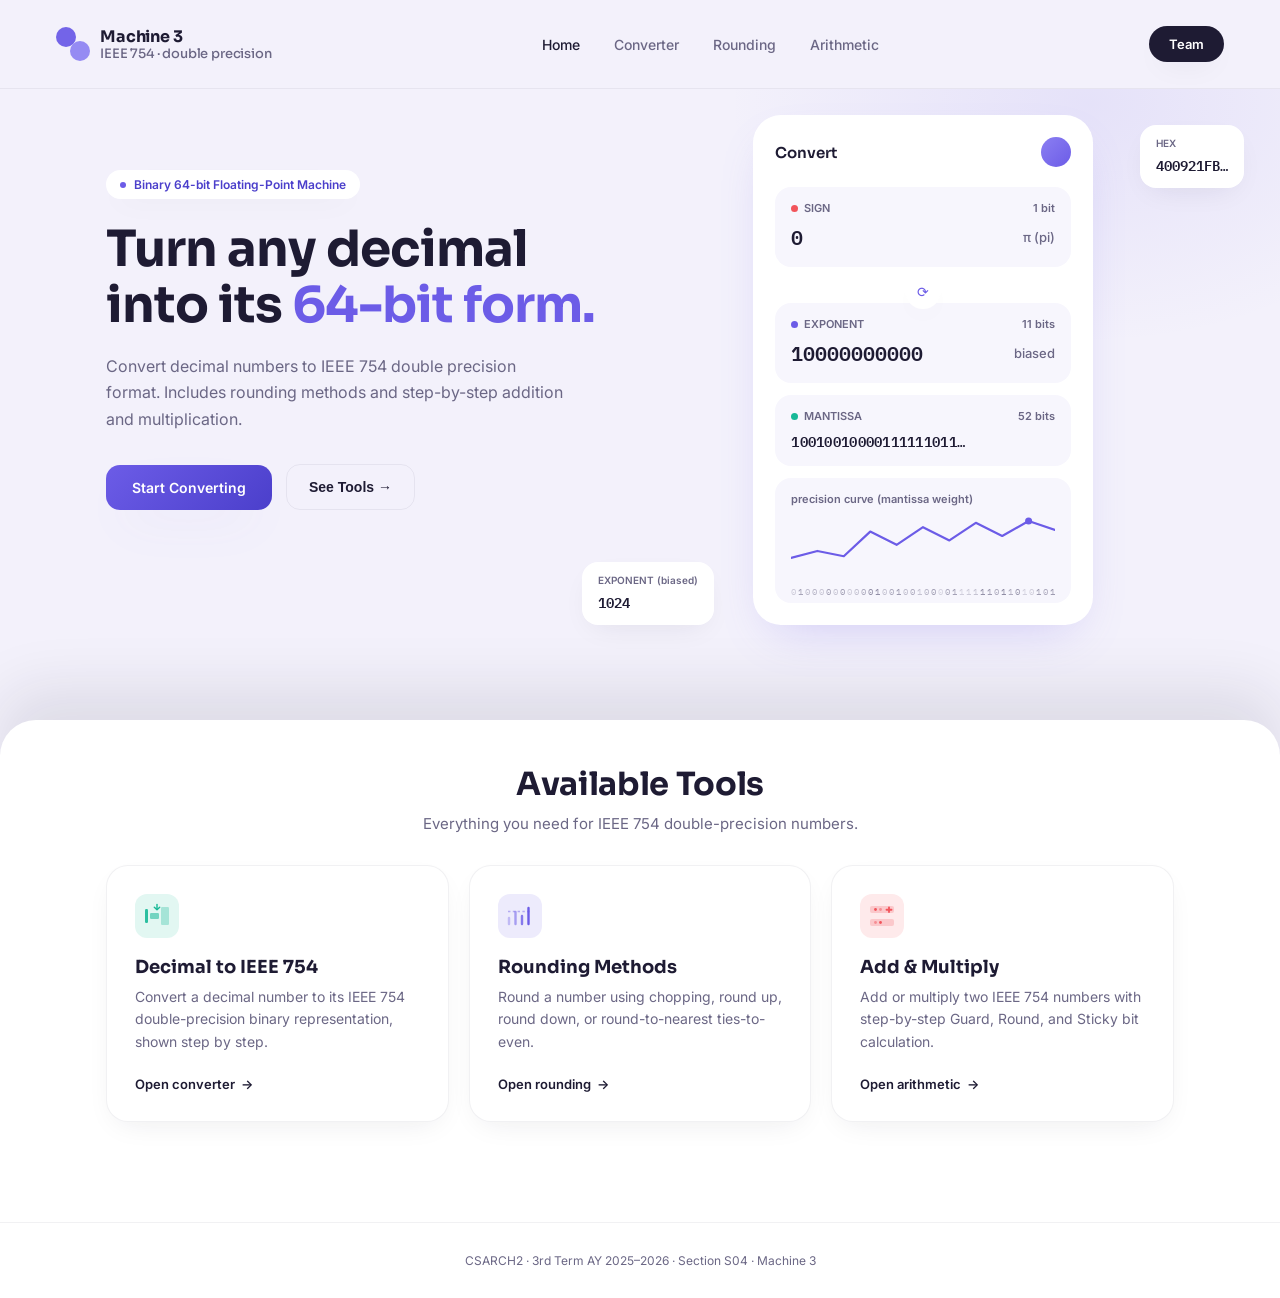
<file: index.html>
<!DOCTYPE html>
<html lang="en">
<head>
<meta charset="UTF-8">
<title>Machine 3: Binary 64-bit Floating-Point Machine</title>
<meta name="viewport" content="width=device-width, initial-scale=1.0">
<link rel="preconnect" href="https://fonts.googleapis.com">
<link href="https://fonts.googleapis.com/css2?family=Sora:wght@400;500;600;700;800&family=Inter:wght@400;500;600&family=IBM+Plex+Mono:wght@400;500;600&display=swap" rel="stylesheet">
<link rel="stylesheet" href="css/style.css">
</head>
<body>

<!-- HERO -->
<div class="hero-block">

<nav class="tool-nav" id="site-nav" data-active="home"></nav>

  <section class="hero">
    <div class="hero-copy">
      <div class="eyebrow"><span class="dot"></span> Binary 64-bit Floating-Point Machine</div>
      <h1>Turn any decimal into its <span class="accent">64-bit form.</span></h1>
      <p class="sub">Convert decimal numbers to IEEE 754 double precision format. Includes rounding methods and step-by-step addition and multiplication.</p>
      <div class="hero-ctas">
        <a class="btn-primary" id="scrollDownBtn" href="dectodouble.html">Start Converting</a>
        <button class="btn-ghost" id="scrollArithBtn">See Tools →</button>
      </div>
    </div>

    <div class="mock-stage">
      <div class="float-card fc-1">
        <div class="k">HEX</div>
        <div class="v" id="fcHex">400921FB…</div>
      </div>
      <div class="float-card fc-2">
        <div class="k">EXPONENT (biased)</div>
        <div class="v" id="fcExp">1024</div>
      </div>

      <div class="phone-card">
        <div class="phone-top">
          <div class="title">Convert</div>
          <div class="avatar"></div>
        </div>

        <div class="field-row">
          <div class="label">
            <span class="tagcolor"><i style="background:var(--sign)"></i>SIGN</span>
            <span>1 bit</span>
          </div>
          <div class="value"><span id="valSign">0</span> <span class="sel" id="valName">π (pi)</span></div>
        </div>

        <div class="swap-btn">⟳</div>

        <div class="field-row">
          <div class="label">
            <span class="tagcolor"><i style="background:var(--exp)"></i>EXPONENT</span>
            <span>11 bits</span>
          </div>
          <div class="value"><span id="valExp">10000000000</span> <span class="sel">biased</span></div>
        </div>

        <div class="field-row">
          <div class="label">
            <span class="tagcolor"><i style="background:var(--man)"></i>MANTISSA</span>
            <span>52 bits</span>
          </div>
          <div class="value mono-trunc"><span id="valMan">10010010000111111011…</span></div>
        </div>

        <div class="chart-box">
          <div class="label">precision curve (mantissa weight)</div>
          <svg viewBox="0 0 300 70" preserveAspectRatio="none">
            <polyline points="0,50 30,42 60,48 90,20 120,35 150,15 180,30 210,10 240,25 270,8 300,18"
              fill="none" stroke="#6C5CE7" stroke-width="2.5" stroke-linecap="round" stroke-linejoin="round"/>
            <circle cx="270" cy="8" r="4" fill="#6C5CE7"/>
          </svg>
          <div class="bit-strip mono" id="bitStrip"></div>
        </div>
      </div>
    </div>
  </section>

</div>

<div class="hero-spacer"></div>

<!-- WHITE PANEL -->
<main class="panel">

  <section class="section-head">
    <h2>Available Tools</h2>
    <p>Everything you need for IEEE 754 double-precision numbers.</p>
  </section>

  <section class="cards">
    <a href="dectodouble.html">
      <div class="card c1" id="convert" tabindex="0">
        <div class="icon">
          <svg width="26" height="26" viewBox="0 0 26 26" fill="none">
            <rect x="1" y="6" width="3" height="14" rx="1.2" fill="currentColor" opacity="0.9"/>
            <rect x="6" y="10" width="9" height="6" rx="1.2" fill="currentColor" opacity="0.55"/>
            <rect x="17" y="4" width="8" height="18" rx="1.2" fill="currentColor" opacity="0.3"/>
            <path d="M13 1.5V6" stroke="currentColor" stroke-width="1.4" stroke-linecap="round"/>
            <path d="M10.3 4.2 13 6.8 15.7 4.2" stroke="currentColor" stroke-width="1.4" stroke-linecap="round" stroke-linejoin="round"/>
          </svg>
        </div>
        <h3>Decimal to IEEE 754</h3>
        <p>Convert a decimal number to its IEEE 754 double-precision binary representation, shown step by step.</p>
        <span class="go">Open converter</span>
      </div>
    </a>
    
    <a href="rounding.html">
      <div class="card c2" id="round" tabindex="0">
        <div class="icon">
          <svg width="26" height="26" viewBox="0 0 26 26" fill="none">
            <path d="M2 21V15" stroke="currentColor" stroke-width="2.4" stroke-linecap="round" opacity="0.35"/>
            <path d="M8.5 21V9" stroke="currentColor" stroke-width="2.4" stroke-linecap="round" opacity="0.55"/>
            <path d="M15 21V13" stroke="currentColor" stroke-width="2.4" stroke-linecap="round" opacity="0.8"/>
            <path d="M21.5 21V5" stroke="currentColor" stroke-width="2.4" stroke-linecap="round"/>
            <path d="M1 8.5H23" stroke="currentColor" stroke-width="1.3" stroke-dasharray="2.4 2.4" opacity="0.45"/>
          </svg>
        </div>
        <h3>Rounding Methods</h3>
        <p>Round a number using chopping, round up, round down, or round-to-nearest ties-to-even.</p>
        <span class="go">Open rounding</span>
      </div>
    </a>

    <a href="arithmetic.html">
      <div class="card c3" id="arith" tabindex="0">
        <div class="icon">
          <svg width="26" height="26" viewBox="0 0 26 26" fill="none">
            <rect x="1" y="3" width="24" height="7" rx="2" fill="currentColor" opacity="0.22"/>
            <rect x="1" y="16" width="24" height="7" rx="2" fill="currentColor" opacity="0.22"/>
            <circle cx="6.5" cy="6.5" r="1.4" fill="currentColor"/>
            <circle cx="11.5" cy="6.5" r="1.4" fill="currentColor" opacity="0.5"/>
            <circle cx="6.5" cy="19.5" r="1.4" fill="currentColor" opacity="0.5"/>
            <circle cx="11.5" cy="19.5" r="1.4" fill="currentColor"/>
            <path d="M20 4.5V9" stroke="currentColor" stroke-width="1.8" stroke-linecap="round"/>
            <path d="M17.5 6.75H22.5" stroke="currentColor" stroke-width="1.8" stroke-linecap="round"/>
          </svg>
        </div>
        <h3>Add & Multiply</h3>
        <p>Add or multiply two IEEE 754 numbers with step-by-step Guard, Round, and Sticky bit calculation.</p>
        <span class="go">Open arithmetic</span>
      </div>
    </a>
  </section>

  <footer>CSARCH2 · 3rd Term AY 2025–2026 · Section S04 · Machine 3</footer>

</main>

<script src="js/nav.js"></script>
<script src="js/script.js"></script>
</body>
</html>
</file>
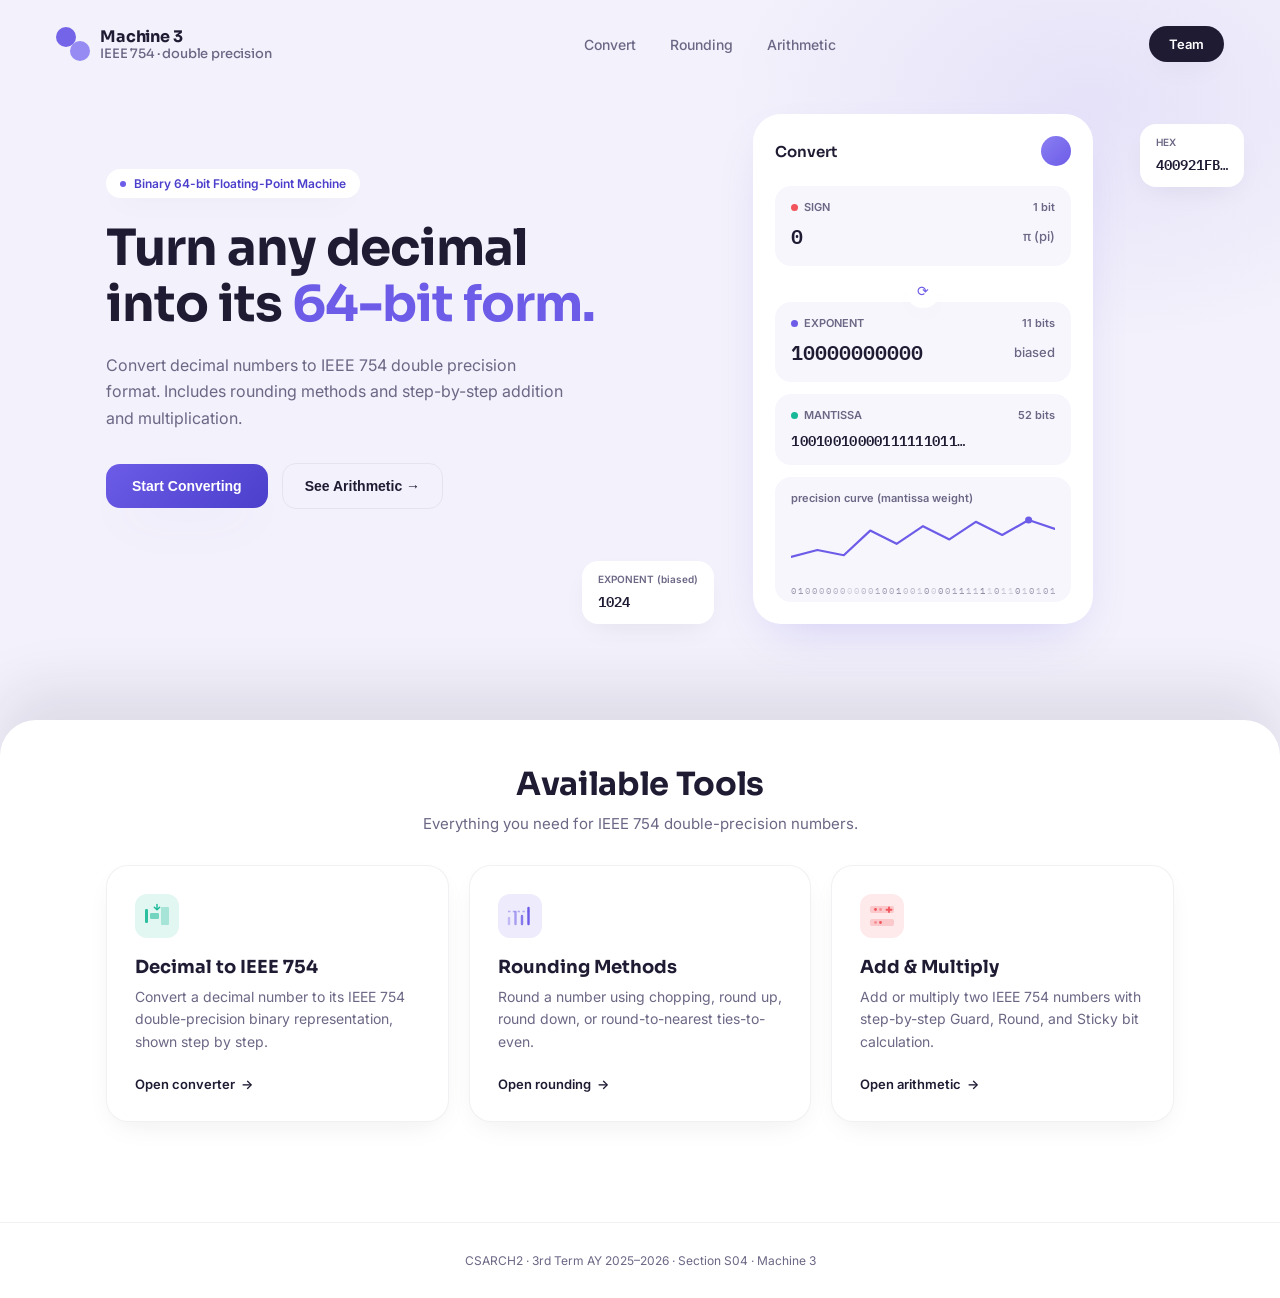
<file: frontend/index.html>
<!DOCTYPE html>
<html lang="en">
<head>
<meta charset="UTF-8">
<title>Machine 3 — Binary 64-bit Floating-Point Machine</title>
<meta name="viewport" content="width=device-width, initial-scale=1.0">
<link rel="preconnect" href="https://fonts.googleapis.com">
<link href="https://fonts.googleapis.com/css2?family=Sora:wght@400;500;600;700;800&family=Inter:wght@400;500;600&family=IBM+Plex+Mono:wght@400;500;600&display=swap" rel="stylesheet">
<link rel="stylesheet" href="style.css">
</head>
<body>

<!-- HERO -->
<div class="hero-block">

  <nav>
    <div class="brand">
      <div class="logo-dot"><i></i><i></i></div>
      <div class="brand-name">Machine 3 <span>IEEE 754 · double precision</span></div>
    </div>
    <div class="nav-links">
      <a href="dectodouble.html">Convert</a>
      <a href="rounding.html">Rounding</a>
      <a href="#arith">Arithmetic</a>
    </div>
    <div class="team-menu">
      <button class="nav-cta" id="teamBtn" aria-expanded="false">Team</button>
      <div class="team-dropdown" id="teamDropdown">
        <div class="team-dropdown-title">Section S04</div>
        <ul>
          <li>Austria, Ma. Alexandria</li>
          <li>Campos, Don Oswin</li>
          <li>Encallado, Edlynn Rei</li>
          <li>Gildore, Andrei Miguel</li>
          <li>Patricio, Anne Beatriz</li>
        </ul>
      </div>
    </div>
  </nav>

  <section class="hero">
    <div class="hero-copy">
      <div class="eyebrow"><span class="dot"></span> Binary 64-bit Floating-Point Machine</div>
      <h1>Turn any decimal into its <span class="accent">64-bit form.</span></h1>
      <p class="sub">Convert decimal numbers to IEEE 754 double precision format. Includes rounding methods and step-by-step addition and multiplication.</p>
      <div class="hero-ctas">
        <button class="btn-primary" id="scrollDownBtn">Start Converting</button>
        <button class="btn-ghost" id="scrollArithBtn">See Arithmetic →</button>
      </div>
    </div>

    <div class="mock-stage">
      <div class="float-card fc-1">
        <div class="k">HEX</div>
        <div class="v" id="fcHex">400921FB…</div>
      </div>
      <div class="float-card fc-2">
        <div class="k">EXPONENT (biased)</div>
        <div class="v" id="fcExp">1024</div>
      </div>

      <div class="phone-card">
        <div class="phone-top">
          <div class="title">Convert</div>
          <div class="avatar"></div>
        </div>

        <div class="field-row">
          <div class="label">
            <span class="tagcolor"><i style="background:var(--sign)"></i>SIGN</span>
            <span>1 bit</span>
          </div>
          <div class="value"><span id="valSign">0</span> <span class="sel" id="valName">π (pi)</span></div>
        </div>

        <div class="swap-btn">⟳</div>

        <div class="field-row">
          <div class="label">
            <span class="tagcolor"><i style="background:var(--exp)"></i>EXPONENT</span>
            <span>11 bits</span>
          </div>
          <div class="value"><span id="valExp">10000000000</span> <span class="sel">biased</span></div>
        </div>

        <div class="field-row">
          <div class="label">
            <span class="tagcolor"><i style="background:var(--man)"></i>MANTISSA</span>
            <span>52 bits</span>
          </div>
          <div class="value mono-trunc"><span id="valMan">10010010000111111011…</span></div>
        </div>

        <div class="chart-box">
          <div class="label">precision curve (mantissa weight)</div>
          <svg viewBox="0 0 300 70" preserveAspectRatio="none">
            <polyline points="0,50 30,42 60,48 90,20 120,35 150,15 180,30 210,10 240,25 270,8 300,18"
              fill="none" stroke="#6C5CE7" stroke-width="2.5" stroke-linecap="round" stroke-linejoin="round"/>
            <circle cx="270" cy="8" r="4" fill="#6C5CE7"/>
          </svg>
          <div class="bit-strip mono" id="bitStrip"></div>
        </div>
      </div>
    </div>
  </section>

</div>

<div class="hero-spacer"></div>

<!-- WHITE PANEL -->
<main class="panel">

  <section class="section-head">
    <h2>Available Tools</h2>
    <p>Everything you need for IEEE 754 double-precision numbers.</p>
  </section>

  <section class="cards">
    <a href="dectodouble.html">
      <div class="card c1" id="convert" tabindex="0">
        <div class="icon">
          <svg width="26" height="26" viewBox="0 0 26 26" fill="none">
            <rect x="1" y="6" width="3" height="14" rx="1.2" fill="currentColor" opacity="0.9"/>
            <rect x="6" y="10" width="9" height="6" rx="1.2" fill="currentColor" opacity="0.55"/>
            <rect x="17" y="4" width="8" height="18" rx="1.2" fill="currentColor" opacity="0.3"/>
            <path d="M13 1.5V6" stroke="currentColor" stroke-width="1.4" stroke-linecap="round"/>
            <path d="M10.3 4.2 13 6.8 15.7 4.2" stroke="currentColor" stroke-width="1.4" stroke-linecap="round" stroke-linejoin="round"/>
          </svg>
        </div>
        <h3>Decimal to IEEE 754</h3>
        <p>Convert a decimal number to its IEEE 754 double-precision binary representation, shown step by step.</p>
        <span class="go">Open converter</span>
      </div>
    </a>
    
    <a href="rounding.html">
      <div class="card c2" id="round" tabindex="0">
        <div class="icon">
          <svg width="26" height="26" viewBox="0 0 26 26" fill="none">
            <path d="M2 21V15" stroke="currentColor" stroke-width="2.4" stroke-linecap="round" opacity="0.35"/>
            <path d="M8.5 21V9" stroke="currentColor" stroke-width="2.4" stroke-linecap="round" opacity="0.55"/>
            <path d="M15 21V13" stroke="currentColor" stroke-width="2.4" stroke-linecap="round" opacity="0.8"/>
            <path d="M21.5 21V5" stroke="currentColor" stroke-width="2.4" stroke-linecap="round"/>
            <path d="M1 8.5H23" stroke="currentColor" stroke-width="1.3" stroke-dasharray="2.4 2.4" opacity="0.45"/>
          </svg>
        </div>
        <h3>Rounding Methods</h3>
        <p>Round a number using chopping, round up, round down, or round-to-nearest ties-to-even.</p>
        <span class="go">Open rounding</span>
      </div>
    </a>

    <div class="card c3" id="arith" tabindex="0">
      <div class="icon">
        <svg width="26" height="26" viewBox="0 0 26 26" fill="none">
          <rect x="1" y="3" width="24" height="7" rx="2" fill="currentColor" opacity="0.22"/>
          <rect x="1" y="16" width="24" height="7" rx="2" fill="currentColor" opacity="0.22"/>
          <circle cx="6.5" cy="6.5" r="1.4" fill="currentColor"/>
          <circle cx="11.5" cy="6.5" r="1.4" fill="currentColor" opacity="0.5"/>
          <circle cx="6.5" cy="19.5" r="1.4" fill="currentColor" opacity="0.5"/>
          <circle cx="11.5" cy="19.5" r="1.4" fill="currentColor"/>
          <path d="M20 4.5V9" stroke="currentColor" stroke-width="1.8" stroke-linecap="round"/>
          <path d="M17.5 6.75H22.5" stroke="currentColor" stroke-width="1.8" stroke-linecap="round"/>
        </svg>
      </div>
      <h3>Add & Multiply</h3>
      <p>Add or multiply two IEEE 754 numbers with step-by-step Guard, Round, and Sticky bit calculation.</p>
      <span class="go">Open arithmetic</span>
    </div>
  </section>

  <footer>CSARCH2 · 3rd Term AY 2025–2026 · Section S04 · Machine 3</footer>

</main>

<script src="script.js"></script>
</body>
</html>
</file>
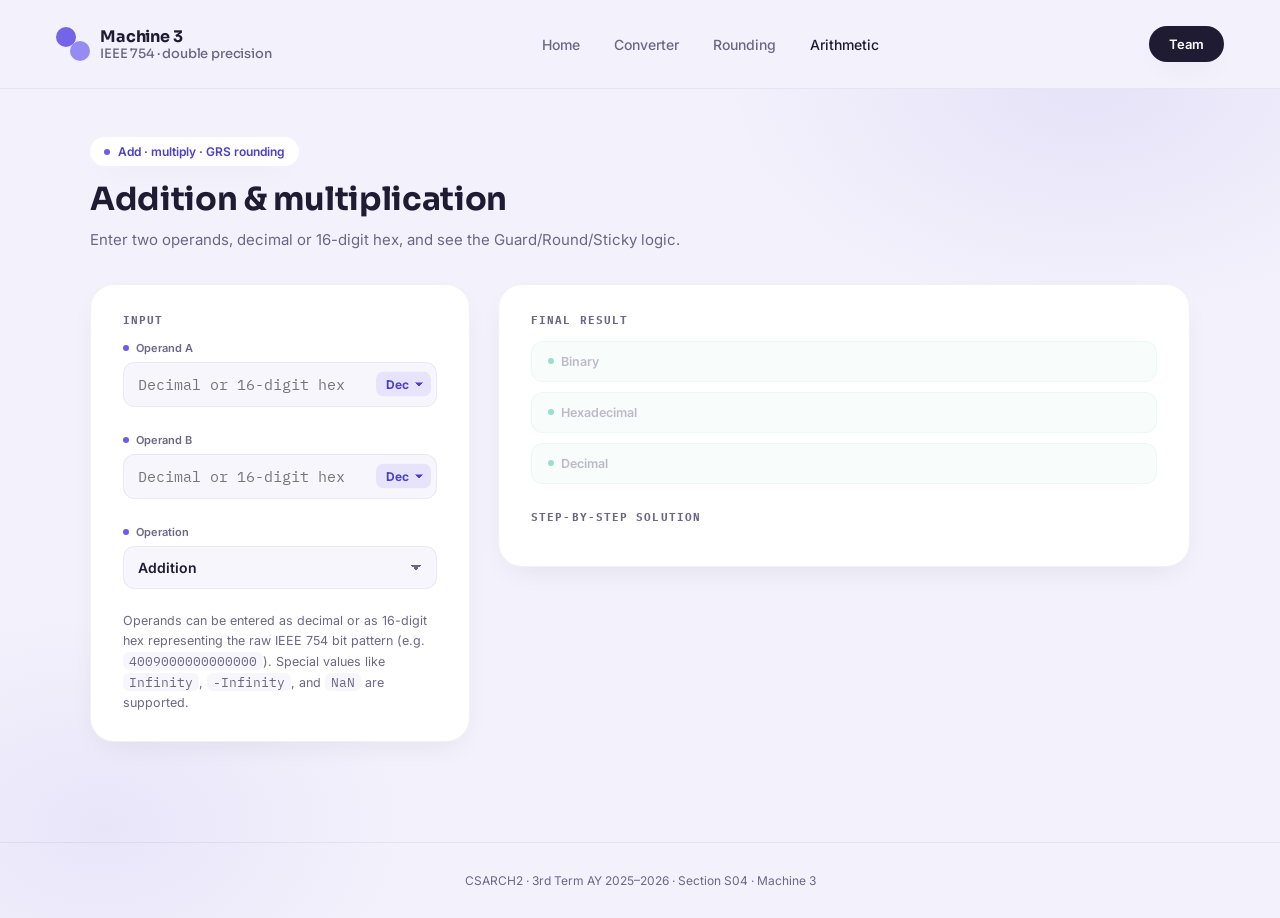
<file: arithmetic.html>
<!DOCTYPE html>
<html lang="en">
<head>
<meta charset="UTF-8">
<title>Add & Multiply | Machine 3</title>
<meta name="viewport" content="width=device-width, initial-scale=1.0">
<link rel="preconnect" href="https://fonts.googleapis.com">
<link href="https://fonts.googleapis.com/css2?family=Sora:wght@400;500;600;700;800&family=Inter:wght@400;500;600&family=IBM+Plex+Mono:wght@400;500;600&display=swap" rel="stylesheet">
<link rel="stylesheet" href="css/style.css">
<link rel="stylesheet" href="css/tools.css">
<style>
  /* Compact table styling for the step-by-step trace — the green result-list
     cards work fine for a handful of short rows (the Final Result box) but
     turn into a wall of oversized panels once there are 9-10 verbose steps
     with long hex/binary values. This gives the trace its own lean look:
     a plain table, small monospace text, thin divider lines, no per-row
     card/background. */
  .steps-table {
    width: 100%;
    border-collapse: collapse;
    font-family: 'IBM Plex Mono', monospace;
    font-size: 0.78rem;
    line-height: 1.5;
  }
  .steps-table tr {
    border-bottom: 1px solid rgba(0, 0, 0, 0.07);
  }
  .steps-table tr:last-child {
    border-bottom: none;
  }
  .steps-table td {
    padding: 7px 8px;
    vertical-align: top;
  }
  .steps-table td.step-label {
    white-space: nowrap;
    color: #6b7280;
    font-weight: 600;
    padding-right: 14px;
    width: 1%;
  }
  .steps-table td.step-detail {
    color: #1f2937;
    word-break: break-word;
  }
  .steps-table td.step-full {
    color: #1f2937;
    font-weight: 500;
  }
</style>
</head>
<body>

  <nav class="tool-nav" id="site-nav" data-active="arithmetic"></nav>

  <main class="tool-main">
    <header class="tool-header">
      <div class="eyebrow"><span class="dot"></span> Add · multiply · GRS rounding</div>
      <h1>Addition & multiplication</h1>
      <p>Enter two operands, decimal or 16-digit hex, and see the Guard/Round/Sticky logic.</p>
    </header>

    <div class="tool-layout">
      <div class="tool-card tool-input-card">
        <div class="tool-section">
          <h2 class="tool-section-title">Input</h2>
          <div class="field">
            <label for="operandA">Operand A</label>
            <div class="input-with-select">
              <input type="text" id="operandA" placeholder="Decimal or 16-digit hex" autocomplete="off">
              <select id="operandAFormat" aria-label="Operand A format">
                <option value="decimal">Dec</option>
                <option value="hex">Hex</option>
              </select>
            </div>
          </div>
        </div>
        <div class="tool-section">
          <div class="field">
            <label for="operandB">Operand B</label>
            <div class="input-with-select">
              <input type="text" id="operandB" placeholder="Decimal or 16-digit hex" autocomplete="off">
              <select id="operandBFormat" aria-label="Operand B format">
                <option value="decimal">Dec</option>
                <option value="hex">Hex</option>
              </select>
            </div>
          </div>
        </div>
        <div class="tool-section">
          <div class="field">
            <label for="operationSelect">Operation</label>
            <select id="operationSelect">
              <option value="add">Addition</option>
              <option value="multiply">Multiplication</option>
            </select>
          </div>
        </div>
        <p class="tool-note">Operands can be entered as decimal or as 16-digit hex representing the raw IEEE 754 bit pattern (e.g. <code>4009000000000000</code>). Special values like <code>Infinity</code>, <code>-Infinity</code>, and <code>NaN</code> are supported.</p>
      </div>

      <div class="tool-card tool-output-card">
        <div class="tool-section">
          <h2 class="tool-section-title">Final result</h2>
          <div class="result-list">
            <div class="result-row"><span class="k">Binary</span><output class="v" id="finalBinary"></output></div>
            <div class="result-row"><span class="k">Hexadecimal</span><output class="v" id="finalHex"></output></div>
            <div class="result-row"><span class="k">Decimal</span><output class="v" id="finalDecimal"></output></div>
          </div>
        </div>
        <div class="tool-section">
          <h2 class="tool-section-title">Step-by-step solution</h2>
          <table class="steps-table"><tbody id="stepsList"></tbody></table>
        </div>
      </div>
    </div>
  </main>

  <footer>CSARCH2 · 3rd Term AY 2025–2026 · Section S04 · Machine 3</footer>

  <script src="js/nav.js"></script>
  <script src="js/DecToDoubleConverter.js"></script>
  <script src="js/IEEE754Arithmetic.js"></script>
</body>
</html>
</file>
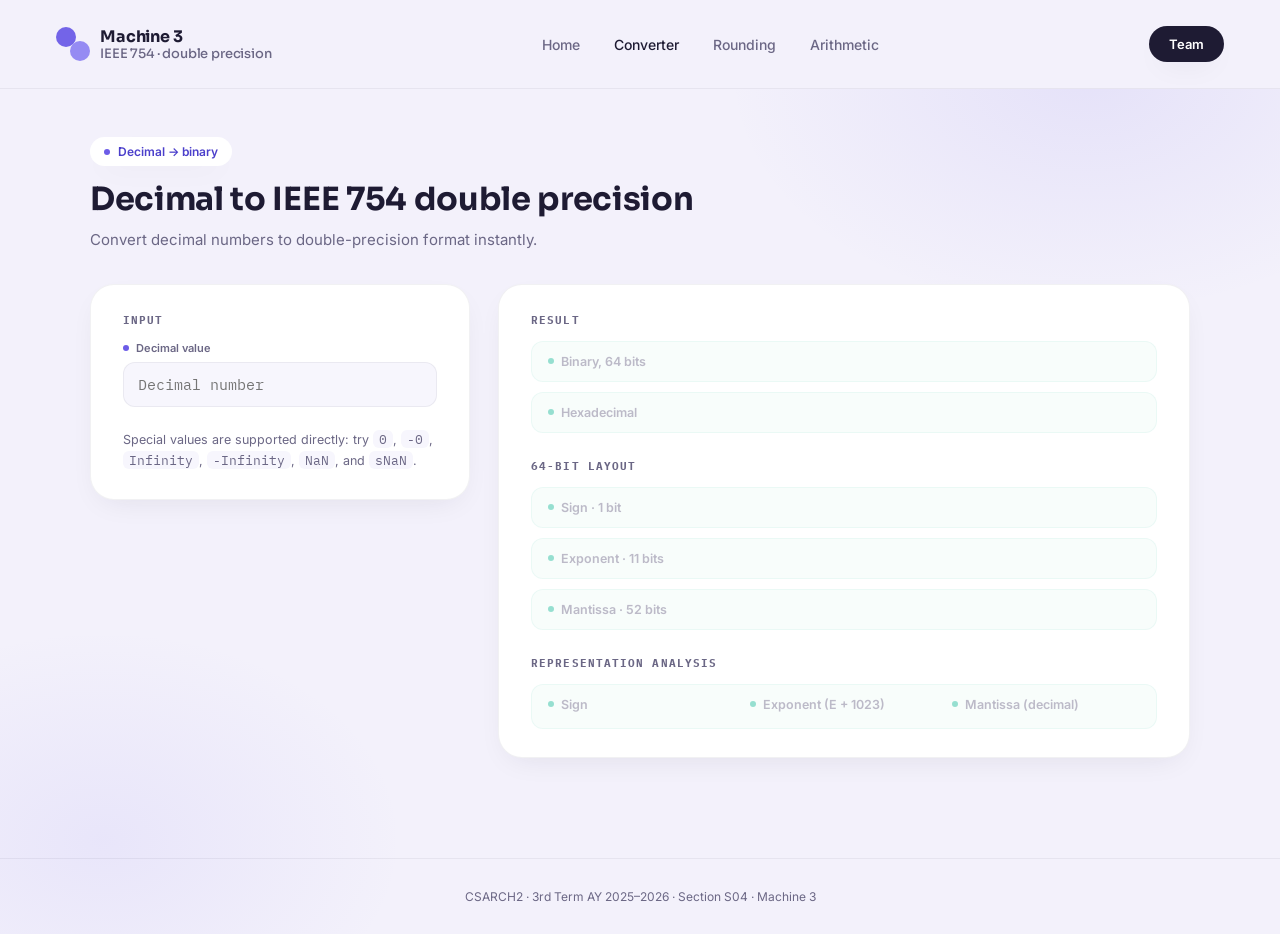
<file: dectodouble.html>
<!DOCTYPE html>
<html lang="en">
<head>
<meta charset="UTF-8">
<title>Decimal → IEEE 754 Converter | Machine 3</title>
<meta name="viewport" content="width=device-width, initial-scale=1.0">
<link rel="preconnect" href="https://fonts.googleapis.com">
<link href="https://fonts.googleapis.com/css2?family=Sora:wght@400;500;600;700;800&family=Inter:wght@400;500;600&family=IBM+Plex+Mono:wght@400;500;600&display=swap" rel="stylesheet">
<link rel="stylesheet" href="css/style.css">
<link rel="stylesheet" href="css/tools.css">
</head>
<body>

  <nav class="tool-nav" id="site-nav" data-active="converter"></nav>

  <main class="tool-main">
    <header class="tool-header">
      <div class="eyebrow"><span class="dot"></span> Decimal → binary</div>
      <h1>Decimal to IEEE 754 double precision</h1>
      <p>Convert decimal numbers to double-precision format instantly.</p>
    </header>

    <div class="tool-layout">
      <div class="tool-card tool-input-card">
        <div class="tool-section">
          <h2 class="tool-section-title">Input</h2>
          <div class="field">
            <label for="decimalInput">Decimal value</label>
            <input type="text" id="decimalInput" placeholder="Decimal number" autocomplete="off">
          </div>
        </div>
        <p class="tool-note">Special values are supported directly: try <code>0</code>, <code>-0</code>, <code>Infinity</code>, <code>-Infinity</code>, <code>NaN</code>, and <code>sNaN</code>.</p>
      </div>

      <div class="tool-card tool-output-card">
        <div class="tool-section">
          <h2 class="tool-section-title">Result</h2>
          <div class="result-list">
            <div class="result-row"><span class="k">Binary, 64 bits</span><output class="v" id="fullBinaryOutput"></output></div>
            <div class="result-row"><span class="k">Hexadecimal</span><output class="v" id="floatOutput"></output></div>
          </div>
        </div>
        <div class="tool-section">
          <h2 class="tool-section-title">64-bit layout</h2>
          <div class="result-list">
            <div class="result-row"><span class="k">Sign · 1 bit</span><output class="v" id="signBitOutput"></output></div>
            <div class="result-row"><span class="k">Exponent · 11 bits</span><output class="v" id="exponentBitsOutput"></output></div>
            <div class="result-row"><span class="k">Mantissa · 52 bits</span><output class="v" id="mantissaBitsOutput"></output></div>
          </div>
        </div>

        <div class="tool-section">
          <h2 class="tool-section-title">Representation analysis</h2>
          <div class="result-row is-3col">
            <div class="cell"><span class="k">Sign</span><output class="v" id="signAnalysisOutput"></output></div>
            <div class="cell"><span class="k">Exponent (E + 1023)</span><output class="v" id="exponentAnalysisOutput"></output></div>
            <div class="cell"><span class="k">Mantissa (decimal)</span><output class="v" id="mantissaAnalysisOutput"></output></div>
          </div>
        </div>
      </div>
    </div>
  </main>

  <footer>CSARCH2 · 3rd Term AY 2025–2026 · Section S04 · Machine 3</footer>

  <script src="js/nav.js"></script>
  <script src="js/DecToDoubleConverter.js"></script>
</body>
</html>
</file>
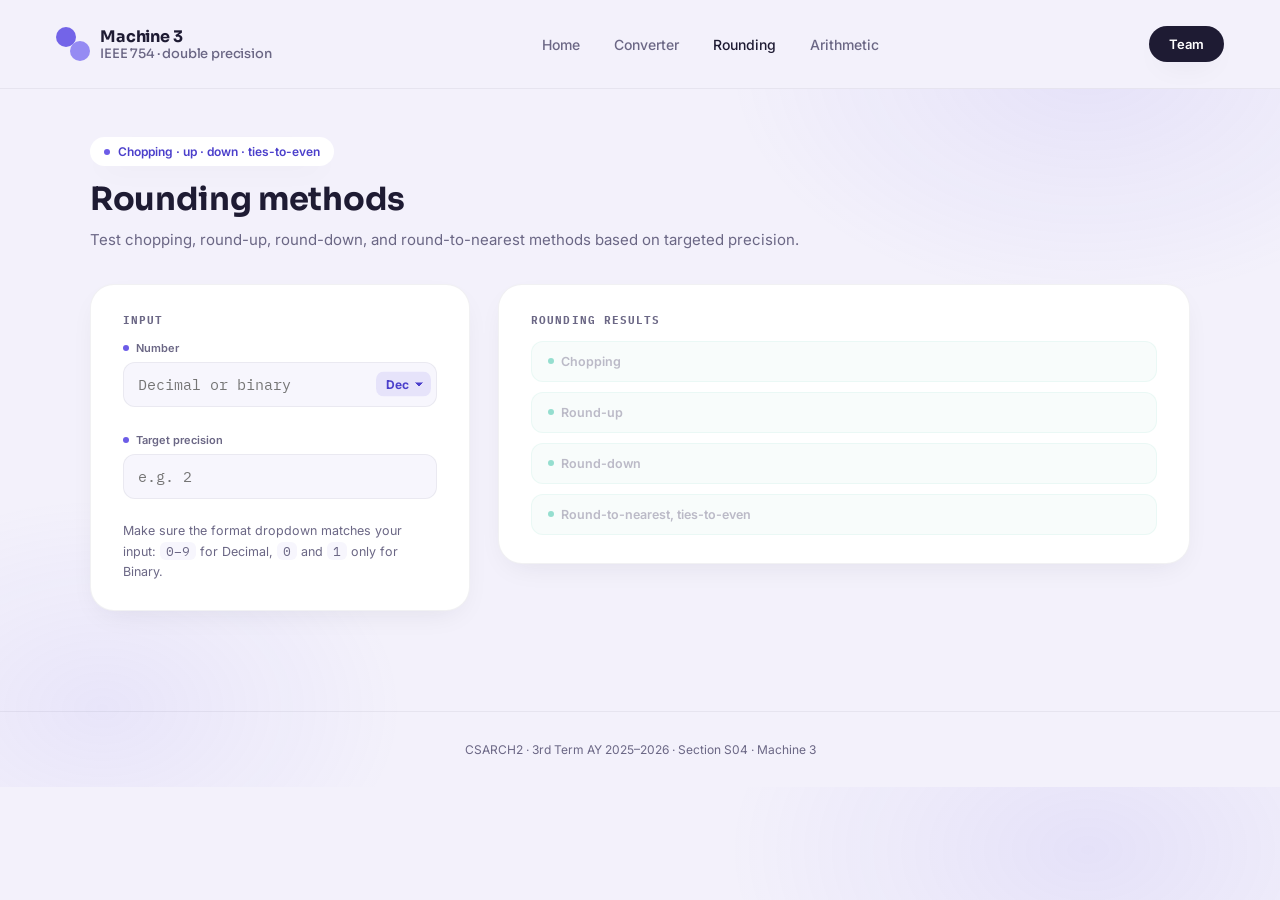
<file: rounding.html>
<!DOCTYPE html>
<html lang="en">
<head>
<meta charset="UTF-8">
<title>Rounding Methods | Machine 3</title>
<meta name="viewport" content="width=device-width, initial-scale=1.0">
<link rel="preconnect" href="https://fonts.googleapis.com">
<link href="https://fonts.googleapis.com/css2?family=Sora:wght@400;500;600;700;800&family=Inter:wght@400;500;600&family=IBM+Plex+Mono:wght@400;500;600&display=swap" rel="stylesheet">
<link rel="stylesheet" href="css/style.css">
<link rel="stylesheet" href="css/tools.css">
</head>
<body>

  <nav class="tool-nav" id="site-nav" data-active="rounding"></nav>

  <main class="tool-main">
    <header class="tool-header">
      <div class="eyebrow"><span class="dot"></span> Chopping · up · down · ties-to-even</div>
      <h1>Rounding methods</h1>
      <p>Test chopping, round-up, round-down, and round-to-nearest methods based on targeted precision.</p>
    </header>

    <div class="tool-layout">
      <div class="tool-card tool-input-card">
        <div class="tool-section">
          <h2 class="tool-section-title">Input</h2>
          <div class="field">
            <label for="numberInput">Number</label>
            <div class="input-with-select">
              <input type="text" id="numberInput" placeholder="Decimal or binary" autocomplete="off">
              <select id="numberFormat" aria-label="Number format">
                <option value="decimal">Dec</option>
                <option value="binary">Bin</option>
              </select>
            </div>
          </div>
        </div>
        <div class="tool-section">
          <div class="field">
            <label for="precisionInput">Target precision</label>
            <input type="number" id="precisionInput" min="0" placeholder="e.g. 2">
          </div>
        </div>
        <p class="tool-inline-msg" id="roundingHint"></p>
        <p class="tool-note">Make sure the format dropdown matches your input: <code>0–9</code> for Decimal, <code>0</code> and <code>1</code> only for Binary.</p>
      </div>

      <div class="tool-card tool-output-card">
        <div class="tool-section">
          <h2 class="tool-section-title">Rounding results</h2>
          <div class="result-list">
            <div class="result-row"><span class="k">Chopping</span><output class="v" id="choppingOutput"></output></div>
            <div class="result-row"><span class="k">Round-up</span><output class="v" id="roundUpOutput"></output></div>
            <div class="result-row"><span class="k">Round-down</span><output class="v" id="roundDownOutput"></output></div>
            <div class="result-row"><span class="k">Round-to-nearest, ties-to-even</span><output class="v" id="roundNearestOutput"></output></div>
          </div>
        </div>
      </div>
    </div>
  </main>

  <footer>CSARCH2 · 3rd Term AY 2025–2026 · Section S04 · Machine 3</footer>

  <script src="js/nav.js"></script>
  <script src="js/RoundingMethods.js"></script>
</body>
</html>
</file>
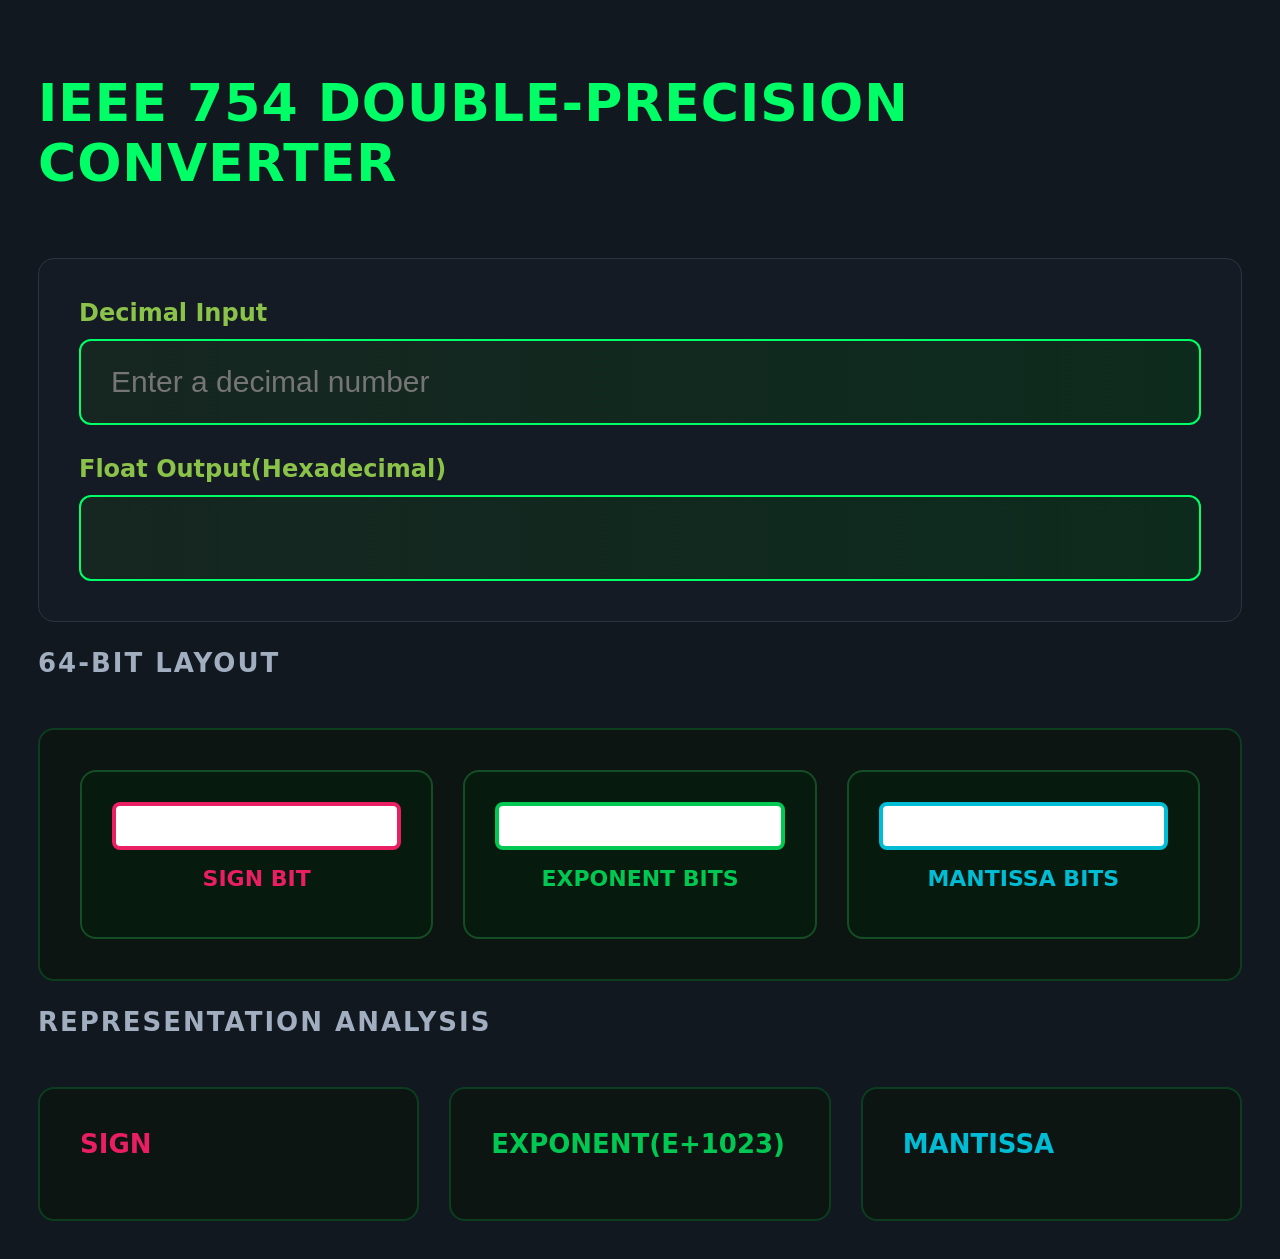
<file: frontend/DecToDouble.html>
<!DOCTYPE html>
<html lang="en">
<head>
    <meta charset="UTF-8">
    <meta name="viewport" content="width=device-width, initial-scale=1.0">
    <title>Decimal to Double</title>
    <link rel="stylesheet" href="DecToDouble.css">
</head>
<body>
    
    <div class = "main-container">

        <div class="Header">
            <h1>IEEE 754 Double-Precision Converter</h1>
            <div class="input-output">
                <div class="input">
                    <label for="decimalInput">Decimal Input</label>
                    <input type="text" id="decimalInput" placeholder="Enter a decimal number">
                </div>
                <div class="output">
                    <label for="floatOutput">Float Output(Hexadecimal)</label>
                    <input type="text" id="floatOutput" readonly>
                </div>
            </div>
        </div>

        <div class="bit-layout">
            <h3>64-BIT LAYOUT</h3>
            <div class="layout-style">
                <section class="sign-bit">

                    <output id="signBitOutput" class="bit-output"></output>
                    <label for="signBitOutput">Sign Bit</label>

                </section>
                <section class="exponent-bits">

                    <output id="exponentBitsOutput" class="bit-output"></output>
                    <label for="exponentBitsOutput">Exponent Bits</label>

                </section>
                <section class="mantissa-bits">

                    <output id="mantissaBitsOutput" class="bit-output"></output>
                    <label for="mantissaBitsOutput">Mantissa Bits</label>
                    
                </section>
            </div>
        </div>

        <div class="Analysis">
            <h3>REPRESENTATION ANALYSIS</h3>
            <div class="analysis-style">

                <section class="sign-analysis">

                    <label for="signAnalysisOutput">Sign</label>
                    <output id="signAnalysisOutput" class="bit-output"></output>

                </section>
                <section class="exponent-analysis">

                    <label for="exponentAnalysisOutput">Exponent(E+1023)</label>
                    <output id="exponentAnalysisOutput" class="bit-output"></output>

                </section>
                <section class="mantissa-analysis">

                    <label for="mantissaAnalysisOutput">Mantissa</label>
                    <output id="mantissaAnalysisOutput" class="bit-output"></output>

                </section>

            </div>
        </div>
        
    </div>
    <script src="../backend/DecToDoubleConverter.js"></script>
</body>
</html>
</file>
<file: css/style.css>
:root{
  --bg: #F3F1FB;
  --card: #FFFFFF;
  --purple: #6C5CE7;
  --purple-2: #8B7FF2;
  --purple-dark: #4B3FCB;
  --ink: #1E1B33;
  --ink-soft: #6B6785;
  --line: rgba(30,27,51,0.06);
  --shadow: 0 20px 50px -20px rgba(108,92,231,0.28);
  --shadow-sm: 0 10px 30px -12px rgba(30,27,51,0.10);
  --sign: #F2545B;
  --exp: #6C5CE7;
  --man: #17B897;
}
*{box-sizing:border-box; margin:0; padding:0;}
body{
  background: var(--bg);
  background-image:
    radial-gradient(600px 400px at 85% 8%, rgba(108,92,231,0.10), transparent 60%),
    radial-gradient(500px 350px at 8% 90%, rgba(139,127,242,0.10), transparent 60%);
  color: var(--ink);
  font-family:'Inter', sans-serif;
  -webkit-font-smoothing:antialiased;
}
.mono{font-family:'IBM Plex Mono', monospace;}
a{color:inherit; text-decoration:none;}
:focus-visible{outline:2px solid var(--purple); outline-offset:3px; border-radius:6px;}

/* HERO BLOCK */
.hero-block{
  position:fixed;
  top:0; left:0; width:100%; height:100vh;
  z-index:1;
  overflow:hidden;
}

.hero-spacer{ height:80vh; }

nav{
  display:flex; align-items:center; justify-content:space-between;
  padding:26px clamp(20px,5vw,56px);
}
.tool-nav{
  background:var(--bg);
  border-bottom:1px solid var(--line);
  position:sticky;
  top:0;
  z-index:20;
}
.brand{display:flex; align-items:center; gap:10px;}
.brand-link{display:flex; align-items:center; gap:10px;}
.logo-dot{ width:34px; height:34px; position:relative; flex-shrink:0; }
.logo-dot i{ position:absolute; width:20px; height:20px; border-radius:50%; }
.logo-dot i:nth-child(1){background:var(--purple); top:0; left:0; opacity:0.95;}
.logo-dot i:nth-child(2){background:var(--purple-2); bottom:0; right:0; opacity:0.9;}
.brand-name{font-family:'Sora',sans-serif; font-weight:700; font-size:16px; letter-spacing:-0.01em;}
.brand-name span{color:var(--ink-soft); font-weight:500; font-size:13px; display:block; margin-top:-2px;}

.nav-links{display:flex; gap:34px; font-size:14px; font-weight:500; color:var(--ink-soft);}
.nav-links a:hover{color:var(--ink);}
.nav-links a.is-active{color:var(--ink);}
.nav-cta{
  background:var(--ink); color:#fff; padding:10px 20px; border-radius:100px;
  font-size:13px; font-weight:600; box-shadow:var(--shadow-sm);
  border:none; cursor:pointer; font-family:'Inter', sans-serif;
}

.team-menu{ position:relative; }
.team-dropdown{
  position:absolute;
  top:calc(100% + 12px);
  right:0;
  background:#fff;
  border-radius:16px;
  box-shadow:var(--shadow);
  padding:16px 18px;
  min-width:220px;
  opacity:0;
  transform:translateY(-6px);
  pointer-events:none;
  transition:opacity .18s ease, transform .18s ease;
  z-index:10;
}
.team-menu.open .team-dropdown{
  opacity:1;
  transform:translateY(0);
  pointer-events:auto;
}
.team-dropdown-title{
  font-family:'IBM Plex Mono', monospace;
  font-size:10px;
  letter-spacing:0.1em;
  text-transform:uppercase;
  color:var(--ink-soft);
  margin-bottom:10px;
}
.team-dropdown ul{ list-style:none; }
.team-dropdown li{
  font-size:13.5px;
  font-weight:500;
  color:var(--ink);
  padding:7px 0;
  border-top:1px solid var(--line);
}
.team-dropdown li:first-child{ border-top:none; }

.hero{
  display:grid;
  grid-template-columns: 1.05fr 1fr;
  gap:40px;
  align-items:start;
  padding: 26px clamp(20px,5vw,56px) 60px;
  max-width:1180px;
  margin:0 auto;
  height:calc(100vh - 86px);
}
.hero-copy{ align-self:start; margin-top:55px; }
.mock-stage{ align-self:start; }
@media (max-width:940px){ .hero{grid-template-columns:1fr; height:auto; padding-bottom:20px;} .hero-copy{align-self:auto;} }

.eyebrow{
  display:inline-flex; align-items:center; gap:8px;
  background:#fff; border-radius:100px; padding:7px 14px;
  font-size:12px; font-weight:600; color:var(--purple-dark);
  box-shadow:var(--shadow-sm); margin-bottom:22px;
}
.eyebrow .dot{width:6px; height:6px; border-radius:50%; background:var(--purple);}

h1{
  font-family:'Sora', sans-serif;
  font-weight:700;
  font-size:clamp(30px,4vw,50px);
  line-height:1.12;
  letter-spacing:-0.02em;
  margin-bottom:20px;
}
h1 .accent{color:var(--purple);}

.sub{
  color:var(--ink-soft);
  font-size:16px;
  line-height:1.65;
  max-width:460px;
  margin-bottom:32px;
}

.hero-ctas{display:flex; gap:14px; align-items:center;}
.btn-primary{
  background:linear-gradient(135deg, var(--purple), var(--purple-dark));
  color:#fff; padding:14px 26px; border-radius:14px;
  font-weight:600; font-size:14px;
  box-shadow:var(--shadow); border:none; cursor:pointer;
}
.btn-ghost{
  background:transparent; color:var(--ink); padding:14px 22px;
  font-weight:600; font-size:14px; border-radius:14px;
  border:1px solid var(--line); cursor:pointer;
}
.btn-ghost:hover{background:#fff;}

/* HERO MOCK */
.mock-stage{ position:relative; display:flex; justify-content:center; padding:0 34px; }
.phone-card{
  background:var(--card);
  width:min(340px, 100%);
  border-radius:28px;
  padding:22px;
  box-shadow:var(--shadow);
  position:relative;
  z-index:2;
}
.phone-top{display:flex; align-items:center; justify-content:space-between; margin-bottom:20px;}
.phone-top .avatar{width:30px; height:30px; border-radius:50%; background:linear-gradient(135deg, var(--purple-2), var(--purple));}
.phone-top .title{font-family:'Sora',sans-serif; font-weight:600; font-size:15px;}

.field-row{
  background:#F7F6FD;
  border-radius:16px;
  padding:14px 16px;
  margin-bottom:12px;
}
.field-row .label{
  display:flex; justify-content:space-between; align-items:center;
  font-size:11px; color:var(--ink-soft); font-weight:600; margin-bottom:6px;
}
.field-row .label .tagcolor{ display:inline-flex; align-items:center; gap:6px; }
.field-row .label .tagcolor i{width:7px; height:7px; border-radius:50%;}
.field-row .value{
  font-family:'IBM Plex Mono', monospace;
  font-size:20px; font-weight:600; color:var(--ink);
  display:flex; align-items:center; justify-content:space-between;
  overflow:hidden; white-space:nowrap;
}
.field-row .value span:first-child{
  overflow:hidden; text-overflow:ellipsis; white-space:nowrap; max-width:100%;
}
.value.mono-trunc{ font-size:14px; letter-spacing:0.02em; }
.field-row .value .sel{font-family:'Inter',sans-serif; font-size:13px; color:var(--ink-soft); font-weight:500; flex-shrink:0; margin-left:8px;}

.swap-btn{
  width:36px; height:36px; border-radius:50%; background:#fff;
  display:flex; align-items:center; justify-content:center;
  margin: -6px auto; box-shadow:var(--shadow-sm); position:relative; z-index:2;
  font-size:14px; color:var(--purple);
}

.chart-box{
  background:#F7F6FD; border-radius:16px; padding:14px 16px 6px;
  margin-top:12px;
}
.chart-box .label{font-size:11px; color:var(--ink-soft); font-weight:600; margin-bottom:8px;}
.chart-box svg{display:block; width:100%; height:auto;}

.bit-strip{
  display:flex; gap:2px; margin-top:10px; overflow:hidden; white-space:nowrap;
}
.bit-strip span{
  font-family:'IBM Plex Mono', monospace; font-size:9px;
  color:var(--ink-soft); opacity:0.5; flex-shrink:0;
}

.float-card{
  position:absolute;
  background:var(--card);
  border-radius:16px;
  padding:12px 16px;
  box-shadow:var(--shadow-sm);
  font-size:12px;
  z-index:1;
  max-width:150px;
}
.fc-1{ top:2%; right:-14%; }
.fc-2{ bottom:0%; left:-18%; }
@media (max-width:1200px){ .fc-1{right:-6%;} .fc-2{left:-8%;} }
@media (max-width:1080px){ .fc-1{right:0%;} .fc-2{left:0%;} }
@media (max-width:940px){ .float-card{display:none;} }
.float-card .k{color:var(--ink-soft); font-weight:600; font-size:10px; margin-bottom:4px;}
.float-card .v{
  font-family:'IBM Plex Mono', monospace; font-weight:600; font-size:14px;
  overflow:hidden; text-overflow:ellipsis; white-space:nowrap; display:block;
}

/* SCROLLING PANEL */
.panel{
  position:relative;
  z-index:2;
  background:#FFFFFF;
  border-radius:36px 36px 0 0;
  box-shadow: 0 -30px 60px rgba(30,27,51,0.10);
  min-height:60vh;
  padding-top:44px;
}

.section-head{ text-align:center; max-width:560px; margin:0 auto 32px; padding:0 20px; }
.section-head h2{
  font-family:'Sora',sans-serif; font-weight:700; font-size:clamp(24px,3vw,32px);
  margin-bottom:10px; letter-spacing:-0.01em;
}
.section-head p{color:var(--ink-soft); font-size:15px;}

.cards{
  display:grid; grid-template-columns:repeat(3,1fr); gap:20px;
  padding: 0 clamp(20px,5vw,56px) 100px;
  max-width:1180px; margin:0 auto;
}
@media (max-width:860px){ .cards{grid-template-columns:1fr;} }

.card{
  background:var(--card); border-radius:22px; padding:28px;
  box-shadow:var(--shadow-sm);
  border:1px solid var(--line);
  transition:transform .2s ease, box-shadow .2s ease;
  cursor:pointer;
}
.card:hover{transform:translateY(-4px); box-shadow:var(--shadow);}
.card .icon{
  width:44px; height:44px; border-radius:12px;
  display:flex; align-items:center; justify-content:center;
  margin-bottom:18px; font-size:18px; font-weight:700;
  font-family:'IBM Plex Mono', monospace;
}
.c1 .icon{background:rgba(23,184,151,0.12); color:var(--man);}
.c2 .icon{background:rgba(108,92,231,0.12); color:var(--purple);}
.c3 .icon{background:rgba(242,84,91,0.12); color:var(--sign);}

.card h3{font-family:'Sora',sans-serif; font-weight:700; font-size:18px; margin-bottom:8px;}
.card p{color:var(--ink-soft); font-size:14px; line-height:1.6; margin-bottom:20px;}
.card .go{font-size:13px; font-weight:600; color:var(--ink); display:inline-flex; gap:6px; align-items:center;}
.card .go::after{content:"→"; transition:transform .15s;}
.card:hover .go::after{transform:translateX(3px);}

footer{
  text-align:center; padding:30px; color:var(--ink-soft); font-size:12px;
  border-top:1px solid var(--line);
}
</file>
<file: frontend/style.css>
:root{
  --bg: #F3F1FB;
  --card: #FFFFFF;
  --purple: #6C5CE7;
  --purple-2: #8B7FF2;
  --purple-dark: #4B3FCB;
  --ink: #1E1B33;
  --ink-soft: #6B6785;
  --line: rgba(30,27,51,0.06);
  --shadow: 0 20px 50px -20px rgba(108,92,231,0.28);
  --shadow-sm: 0 10px 30px -12px rgba(30,27,51,0.10);
  --sign: #F2545B;
  --exp: #6C5CE7;
  --man: #17B897;
}
*{box-sizing:border-box; margin:0; padding:0;}
body{
  background: var(--bg);
  background-image:
    radial-gradient(600px 400px at 85% 8%, rgba(108,92,231,0.10), transparent 60%),
    radial-gradient(500px 350px at 8% 90%, rgba(139,127,242,0.10), transparent 60%);
  color: var(--ink);
  font-family:'Inter', sans-serif;
  -webkit-font-smoothing:antialiased;
}
.mono{font-family:'IBM Plex Mono', monospace;}
a{color:inherit; text-decoration:none;}
:focus-visible{outline:2px solid var(--purple); outline-offset:3px; border-radius:6px;}

/* HERO BLOCK */
.hero-block{
  position:fixed;
  top:0; left:0; width:100%; height:100vh;
  z-index:1;
  overflow:hidden;
}

.hero-spacer{ height:80vh; }

nav{
  display:flex; align-items:center; justify-content:space-between;
  padding:26px clamp(20px,5vw,56px);
}
.brand{display:flex; align-items:center; gap:10px;}
.logo-dot{ width:34px; height:34px; position:relative; flex-shrink:0; }
.logo-dot i{ position:absolute; width:20px; height:20px; border-radius:50%; }
.logo-dot i:nth-child(1){background:var(--purple); top:0; left:0; opacity:0.95;}
.logo-dot i:nth-child(2){background:var(--purple-2); bottom:0; right:0; opacity:0.9;}
.brand-name{font-family:'Sora',sans-serif; font-weight:700; font-size:16px; letter-spacing:-0.01em;}
.brand-name span{color:var(--ink-soft); font-weight:500; font-size:13px; display:block; margin-top:-2px;}

.nav-links{display:flex; gap:34px; font-size:14px; font-weight:500; color:var(--ink-soft);}
.nav-links a:hover{color:var(--ink);}
.nav-cta{
  background:var(--ink); color:#fff; padding:10px 20px; border-radius:100px;
  font-size:13px; font-weight:600; box-shadow:var(--shadow-sm);
  border:none; cursor:pointer; font-family:'Inter', sans-serif;
}

.team-menu{ position:relative; }
.team-dropdown{
  position:absolute;
  top:calc(100% + 12px);
  right:0;
  background:#fff;
  border-radius:16px;
  box-shadow:var(--shadow);
  padding:16px 18px;
  min-width:220px;
  opacity:0;
  transform:translateY(-6px);
  pointer-events:none;
  transition:opacity .18s ease, transform .18s ease;
  z-index:10;
}
.team-menu.open .team-dropdown{
  opacity:1;
  transform:translateY(0);
  pointer-events:auto;
}
.team-dropdown-title{
  font-family:'IBM Plex Mono', monospace;
  font-size:10px;
  letter-spacing:0.1em;
  text-transform:uppercase;
  color:var(--ink-soft);
  margin-bottom:10px;
}
.team-dropdown ul{ list-style:none; }
.team-dropdown li{
  font-size:13.5px;
  font-weight:500;
  color:var(--ink);
  padding:7px 0;
  border-top:1px solid var(--line);
}
.team-dropdown li:first-child{ border-top:none; }

.hero{
  display:grid;
  grid-template-columns: 1.05fr 1fr;
  gap:40px;
  align-items:start;
  padding: 26px clamp(20px,5vw,56px) 60px;
  max-width:1180px;
  margin:0 auto;
  height:calc(100vh - 86px);
}
.hero-copy{ align-self:start; margin-top:55px; }
.mock-stage{ align-self:start; }
@media (max-width:940px){ .hero{grid-template-columns:1fr; height:auto; padding-bottom:20px;} .hero-copy{align-self:auto;} }

.eyebrow{
  display:inline-flex; align-items:center; gap:8px;
  background:#fff; border-radius:100px; padding:7px 14px;
  font-size:12px; font-weight:600; color:var(--purple-dark);
  box-shadow:var(--shadow-sm); margin-bottom:22px;
}
.eyebrow .dot{width:6px; height:6px; border-radius:50%; background:var(--purple);}

h1{
  font-family:'Sora', sans-serif;
  font-weight:700;
  font-size:clamp(30px,4vw,50px);
  line-height:1.12;
  letter-spacing:-0.02em;
  margin-bottom:20px;
}
h1 .accent{color:var(--purple);}

.sub{
  color:var(--ink-soft);
  font-size:16px;
  line-height:1.65;
  max-width:460px;
  margin-bottom:32px;
}

.hero-ctas{display:flex; gap:14px; align-items:center;}
.btn-primary{
  background:linear-gradient(135deg, var(--purple), var(--purple-dark));
  color:#fff; padding:14px 26px; border-radius:14px;
  font-weight:600; font-size:14px;
  box-shadow:var(--shadow); border:none; cursor:pointer;
}
.btn-ghost{
  background:transparent; color:var(--ink); padding:14px 22px;
  font-weight:600; font-size:14px; border-radius:14px;
  border:1px solid var(--line); cursor:pointer;
}
.btn-ghost:hover{background:#fff;}

/* HERO MOCK */
.mock-stage{ position:relative; display:flex; justify-content:center; padding:0 34px; }
.phone-card{
  background:var(--card);
  width:min(340px, 100%);
  border-radius:28px;
  padding:22px;
  box-shadow:var(--shadow);
  position:relative;
  z-index:2;
}
.phone-top{display:flex; align-items:center; justify-content:space-between; margin-bottom:20px;}
.phone-top .avatar{width:30px; height:30px; border-radius:50%; background:linear-gradient(135deg, var(--purple-2), var(--purple));}
.phone-top .title{font-family:'Sora',sans-serif; font-weight:600; font-size:15px;}

.field-row{
  background:#F7F6FD;
  border-radius:16px;
  padding:14px 16px;
  margin-bottom:12px;
}
.field-row .label{
  display:flex; justify-content:space-between; align-items:center;
  font-size:11px; color:var(--ink-soft); font-weight:600; margin-bottom:6px;
}
.field-row .label .tagcolor{ display:inline-flex; align-items:center; gap:6px; }
.field-row .label .tagcolor i{width:7px; height:7px; border-radius:50%;}
.field-row .value{
  font-family:'IBM Plex Mono', monospace;
  font-size:20px; font-weight:600; color:var(--ink);
  display:flex; align-items:center; justify-content:space-between;
  overflow:hidden; white-space:nowrap;
}
.field-row .value span:first-child{
  overflow:hidden; text-overflow:ellipsis; white-space:nowrap; max-width:100%;
}
.value.mono-trunc{ font-size:14px; letter-spacing:0.02em; }
.field-row .value .sel{font-family:'Inter',sans-serif; font-size:13px; color:var(--ink-soft); font-weight:500; flex-shrink:0; margin-left:8px;}

.swap-btn{
  width:36px; height:36px; border-radius:50%; background:#fff;
  display:flex; align-items:center; justify-content:center;
  margin: -6px auto; box-shadow:var(--shadow-sm); position:relative; z-index:2;
  font-size:14px; color:var(--purple);
}

.chart-box{
  background:#F7F6FD; border-radius:16px; padding:14px 16px 6px;
  margin-top:12px;
}
.chart-box .label{font-size:11px; color:var(--ink-soft); font-weight:600; margin-bottom:8px;}
.chart-box svg{display:block; width:100%; height:auto;}

.bit-strip{
  display:flex; gap:2px; margin-top:10px; overflow:hidden; white-space:nowrap;
}
.bit-strip span{
  font-family:'IBM Plex Mono', monospace; font-size:9px;
  color:var(--ink-soft); opacity:0.5; flex-shrink:0;
}

.float-card{
  position:absolute;
  background:var(--card);
  border-radius:16px;
  padding:12px 16px;
  box-shadow:var(--shadow-sm);
  font-size:12px;
  z-index:1;
  max-width:150px;
}
.fc-1{ top:2%; right:-14%; }
.fc-2{ bottom:0%; left:-18%; }
@media (max-width:1200px){ .fc-1{right:-6%;} .fc-2{left:-8%;} }
@media (max-width:1080px){ .fc-1{right:0%;} .fc-2{left:0%;} }
@media (max-width:940px){ .float-card{display:none;} }
.float-card .k{color:var(--ink-soft); font-weight:600; font-size:10px; margin-bottom:4px;}
.float-card .v{
  font-family:'IBM Plex Mono', monospace; font-weight:600; font-size:14px;
  overflow:hidden; text-overflow:ellipsis; white-space:nowrap; display:block;
}

/* SCROLLING PANEL */
.panel{
  position:relative;
  z-index:2;
  background:#FFFFFF;
  border-radius:36px 36px 0 0;
  box-shadow: 0 -30px 60px rgba(30,27,51,0.10);
  min-height:60vh;
  padding-top:44px;
}

.section-head{ text-align:center; max-width:560px; margin:0 auto 32px; padding:0 20px; }
.section-head h2{
  font-family:'Sora',sans-serif; font-weight:700; font-size:clamp(24px,3vw,32px);
  margin-bottom:10px; letter-spacing:-0.01em;
}
.section-head p{color:var(--ink-soft); font-size:15px;}

.cards{
  display:grid; grid-template-columns:repeat(3,1fr); gap:20px;
  padding: 0 clamp(20px,5vw,56px) 100px;
  max-width:1180px; margin:0 auto;
}
@media (max-width:860px){ .cards{grid-template-columns:1fr;} }

.card{
  background:var(--card); border-radius:22px; padding:28px;
  box-shadow:var(--shadow-sm);
  border:1px solid var(--line);
  transition:transform .2s ease, box-shadow .2s ease;
  cursor:pointer;
}
.card:hover{transform:translateY(-4px); box-shadow:var(--shadow);}
.card .icon{
  width:44px; height:44px; border-radius:12px;
  display:flex; align-items:center; justify-content:center;
  margin-bottom:18px; font-size:18px; font-weight:700;
  font-family:'IBM Plex Mono', monospace;
}
.c1 .icon{background:rgba(23,184,151,0.12); color:var(--man);}
.c2 .icon{background:rgba(108,92,231,0.12); color:var(--purple);}
.c3 .icon{background:rgba(242,84,91,0.12); color:var(--sign);}

.card h3{font-family:'Sora',sans-serif; font-weight:700; font-size:18px; margin-bottom:8px;}
.card p{color:var(--ink-soft); font-size:14px; line-height:1.6; margin-bottom:20px;}
.card .go{font-size:13px; font-weight:600; color:var(--ink); display:inline-flex; gap:6px; align-items:center;}
.card .go::after{content:"→"; transition:transform .15s;}
.card:hover .go::after{transform:translateX(3px);}

footer{
  text-align:center; padding:30px; color:var(--ink-soft); font-size:12px;
  border-top:1px solid var(--line);
}
</file>
<file: css/tools.css>
/* Shared chrome for tool pages. */

.tool-main{
  max-width:1180px;
  margin:0 auto;
  padding:48px clamp(20px, 4vw, 40px) 100px;
}

/* Header */
.tool-header{
  margin-bottom:32px;
  max-width:720px;
}
.tool-header .eyebrow{ margin-bottom:16px; }
.tool-header h1{
  font-family:'Sora', sans-serif;
  font-weight:700;
  font-size:clamp(24px, 3vw, 32px);
  letter-spacing:-0.01em;
  margin-bottom:10px;
}
.tool-header p{
  color:var(--ink-soft);
  font-size:15px;
  line-height:1.6;
}

/* Two-column layout */
.tool-layout{
  display:grid;
  grid-template-columns:minmax(300px, 380px) 1fr;
  gap:28px;
  align-items:start;
}
@media (max-width:900px){
  .tool-layout{ grid-template-columns:1fr; }
}

.tool-card{
  background:var(--card);
  border-radius:24px;
  box-shadow:var(--shadow-sm);
  border:1px solid var(--line);
  padding:28px clamp(20px, 3vw, 32px);
}

.tool-input-card{
  position:sticky;
  top:24px;
}
@media (max-width:900px){
  .tool-input-card{ position:static; }
}

.tool-section + .tool-section{ margin-top:26px; }

.tool-section-title{
  font-family:'IBM Plex Mono', monospace;
  font-size:11px;
  text-transform:uppercase;
  letter-spacing:0.1em;
  color:var(--ink-soft);
  margin-bottom:14px;
}

.tool-grid{
  display:grid;
  grid-template-columns:1fr;
  gap:16px;
}
.tool-layout .tool-output-card .tool-grid{ grid-template-columns:1fr 1fr; }
@media (max-width:640px){
  .tool-layout .tool-output-card .tool-grid{ grid-template-columns:1fr; }
}

/* Input fields */
.input-with-select{
  position:relative;
}
.input-with-select input{
  padding-right:66px;
}
.field .input-with-select select{
  position:absolute;
  right:6px;
  top:50%;
  transform:translateY(-50%);
  width:auto;
  border:none;
  background-color:rgba(108,92,231,0.12);
  color:var(--purple-dark);
  font-family:'Inter', sans-serif;
  font-weight:700;
  font-size:12px;
  padding:5px 22px 5px 10px;
  border-radius:8px;
  cursor:pointer;
  appearance:none;
  background-image:linear-gradient(45deg, transparent 50%, var(--purple-dark) 50%), linear-gradient(135deg, var(--purple-dark) 50%, transparent 50%);
  background-position: calc(100% - 12px) center, calc(100% - 8px) center;
  background-size:4px 4px, 4px 4px;
  background-repeat:no-repeat;
}
.field .input-with-select select:focus{
  outline:2px solid var(--purple);
  outline-offset:2px;
  background-color:#fff;
}

.field label{
  display:flex;
  align-items:center;
  gap:7px;
  font-size:11px;
  font-weight:600;
  color:var(--ink-soft);
  margin-bottom:7px;
}
.field label::before{
  content:"";
  width:6px; height:6px;
  border-radius:50%;
  background:var(--purple);
  flex-shrink:0;
}
.field input, .field select{
  width:100%;
  border:1.5px solid var(--line);
  background:#F7F6FD;
  border-radius:12px;
  padding:12px 14px;
  font-family:'IBM Plex Mono', monospace;
  font-size:15px;
  color:var(--ink);
  outline:none;
  transition:border-color .15s ease, background .15s ease, box-shadow .15s ease;
}
.field input:focus, .field select:focus{
  border-color:var(--purple);
  background:#fff;
  box-shadow:0 0 0 3px rgba(108,92,231,0.12);
}
.field input[readonly]{
  color:var(--ink-soft);
  cursor:default;
  background:#F7F6FD;
}
/* Readonly fields */
.field.is-output label::before{ background:var(--man); }
.field.is-output input{ font-weight:600; }

.field select{
  font-family:'Inter', sans-serif;
  font-weight:600;
  font-size:14px;
  cursor:pointer;
  appearance:none;
  background-image:linear-gradient(45deg, transparent 50%, var(--ink-soft) 50%), linear-gradient(135deg, var(--ink-soft) 50%, transparent 50%);
  background-position:calc(100% - 20px) center, calc(100% - 15px) center;
  background-size:5px 5px, 5px 5px;
  background-repeat:no-repeat;
}

/* Results */
.result-list{
  display:flex;
  flex-direction:column;
  gap:10px;
}
.result-row{
  display:flex;
  align-items:baseline;
  justify-content:space-between;
  gap:16px;
  background:#F0FAF7;
  border:1px solid rgba(23,184,151,0.14);
  border-radius:12px;
  padding:12px 16px;
}
.result-row .k{
  display:flex;
  align-items:center;
  gap:7px;
  font-size:12.5px;
  font-weight:600;
  color:var(--ink-soft);
  flex-shrink:0;
}
.result-row .k::before{
  content:"";
  width:6px; height:6px;
  border-radius:50%;
  background:var(--man);
  flex-shrink:0;
}
.result-row .v{
  font-family:'IBM Plex Mono', monospace;
  font-size:14.5px;
  font-weight:600;
  color:var(--ink);
  text-align:right;
  overflow-wrap:anywhere;
}
.result-row:has(.v:empty){
  opacity:0.45;
}
.result-row.is-3col{
  display:grid;
  grid-template-columns:repeat(3, 1fr);
  gap:14px;
}
.result-row.is-3col .cell{ min-width:0; }
.result-row.is-3col .k{ margin-bottom:4px; }
.result-row.is-3col .v{ text-align:left; font-size:13.5px; }
@media (max-width:640px){
  .result-row.is-3col{ grid-template-columns:1fr; }
}

.tool-note{
  margin-top:22px;
  font-size:12.5px;
  color:var(--ink-soft);
  line-height:1.6;
}
.tool-note code{
  font-family:'IBM Plex Mono', monospace;
  background:#F7F6FD;
  padding:1px 6px;
  border-radius:6px;
}

.tool-inline-msg{
  margin-top:14px;
  font-size:13px;
  color:var(--purple-dark);
  background:rgba(108,92,231,0.08);
  border:1px solid rgba(108,92,231,0.18);
  border-radius:10px;
  padding:10px 14px;
  line-height:1.5;
}
.tool-inline-msg:empty{ display:none; }

/* Arithmetic page extras */
.steps-list{
  background:#F7F6FD;
  border-radius:12px;
  padding:16px 18px;
  display:flex;
  flex-direction:column;
  gap:8px;
  list-style:none;
  font-family:'IBM Plex Mono', monospace;
  font-size:13px;
  color:var(--ink);
  line-height:1.6;
}
.steps-list li{ overflow-wrap:anywhere; }
.steps-list:empty{ display:none; }
</file>
<file: frontend/DecToDouble.css>
body {
    background-color: #121820;
    color: #ffffff;
    font-family: system-ui, -apple-system, BlinkMacSystemFont, 'Segoe UI', Roboto, Oxygen, Ubuntu, Cantarell, sans-serif;
    padding: 30px;
}

.main.container {
    width: 100%;
    max-width: none;
    background-color: #1a222d;
    border: 1px solid #2a3441;
    border-radius: 12px;
    padding: 60px;
    box-shadow: 0 16px 48px rgba(0, 0, 0, 0.4);
    display: flex;
    flex-direction: column;
    gap: 50px;
}

.Header {
    display: flex;
    flex-direction: column;
    gap: 30px;
}

.Header h1 {
    color: #00ff66;
    font-size: 52px;
    font-weight: 700;
    letter-spacing: 1px;
    text-transform: uppercase;
}

.Header h3, .bit-layout h3, .Analysis h3 {
    color: #a0aec0;
    font-size: 26px;
    font-weight: 600;
    letter-spacing: 2px;
    text-transform: uppercase;
}

.input-output {
    background-color: #141b24;
    border: 1px solid #2a3441;
    border-radius: 16px;
    padding: 40px;
    display: flex;
    flex-direction: column;
    gap: 30px;
}

.input-output > div {
    display: flex;
    flex-direction: column;
    gap: 12px;
}

.input-output label {
    color: #8bc34a;
    font-size: 24px;
    font-weight: 600;
}

.input-output input,
.input-output output {
    width: 100%;
    box-sizing: border-box; 
    background: linear-gradient(90deg, #162621 0%, #0d2b1d 100%);
    border: 2px solid #00ff66;
    border-radius: 12px;
    padding: 24px 30px;
    color: #ffffff;
    font-size: 30px;
    outline: none;
}

.bit-layout {
    display: flex;
    flex-direction: column;
    gap: 24px;
}

.bit-layout .layout-style {
    background-color: #0c1511;
    border: 2px solid #0b3d1e;
    border-radius: 16px;
    padding: 40px;
    display: flex;
    gap: 30px;
}

.bit-layout section {
    background-color: #061a0e;
    border: 2px solid #134e26;
    border-radius: 16px;
    padding: 30px;
    display: flex;
    flex-direction: column;
    align-items: center;
    text-align: center;
    flex: 1;
}

.bit-layout section output {
    background-color: #ffffff;
    color: #121820;
    padding: 20px;
    border-radius: 8px;
    font-weight: bold;
    font-size: 28px;
    width: 100%;
    margin-bottom: 16px;
    box-sizing: border-box;
    overflow: hidden;
    text-overflow: ellipsis;
    white-space: nowrap;
}


.sign-bit output {
    border: 4px solid #e91e63;
}
.sign-bit label {
    color: #e91e63 !important;
    font-size: 24px;
    font-weight: bold;
}

.exponent-bits output {
    border: 4px solid #00c853;
}
.exponent-bits label {
    color: #00c853 !important;
    font-size: 24px;
    font-weight: bold;
}

.mantissa-bits output {
    border: 4px solid #00bcd4;
}
.mantissa-bits label {
    color: #00bcd4 !important;
    font-size: 24px;
    font-weight: bold;
}

.bit-layout section label {
    color: #a0aec0;
    font-size: 22px;
    font-weight: 600;
    margin-bottom: 16px;
    text-transform: uppercase;
}

.Analysis {
    display: flex;
    flex-direction: column;
    gap: 24px;
}

.Analysis .analysis-style {
    display: grid;
    grid-template-columns: repeat(3, 1fr);
    gap: 30px;
}

.Analysis section {
    background-color: #0c1511;
    border: 2px solid #0b3d1e;
    border-radius: 16px;
    padding: 40px;
    display: flex;
    flex-direction: column;
    align-items: flex-start;
    text-align: left;
    gap: 20px;
}

.Analysis section label {
    font-size: 26px;
    font-weight: 600;
    text-transform: uppercase;
}

/* Colors for each section's label */
.sign-analysis label {
    color: #e91e63 !important;
}

.exponent-analysis label {
    color: #00c853 !important;
}

.mantissa-analysis label {
    color: #00bcd4 !important;
}

.Analysis section output {
    color: #ffffff;
    font-size: 32px;
    line-height: 1.4;
    background: none;
    border: none;
    padding: 0;
    width: 100%;
    text-align: left;
}
</file>
